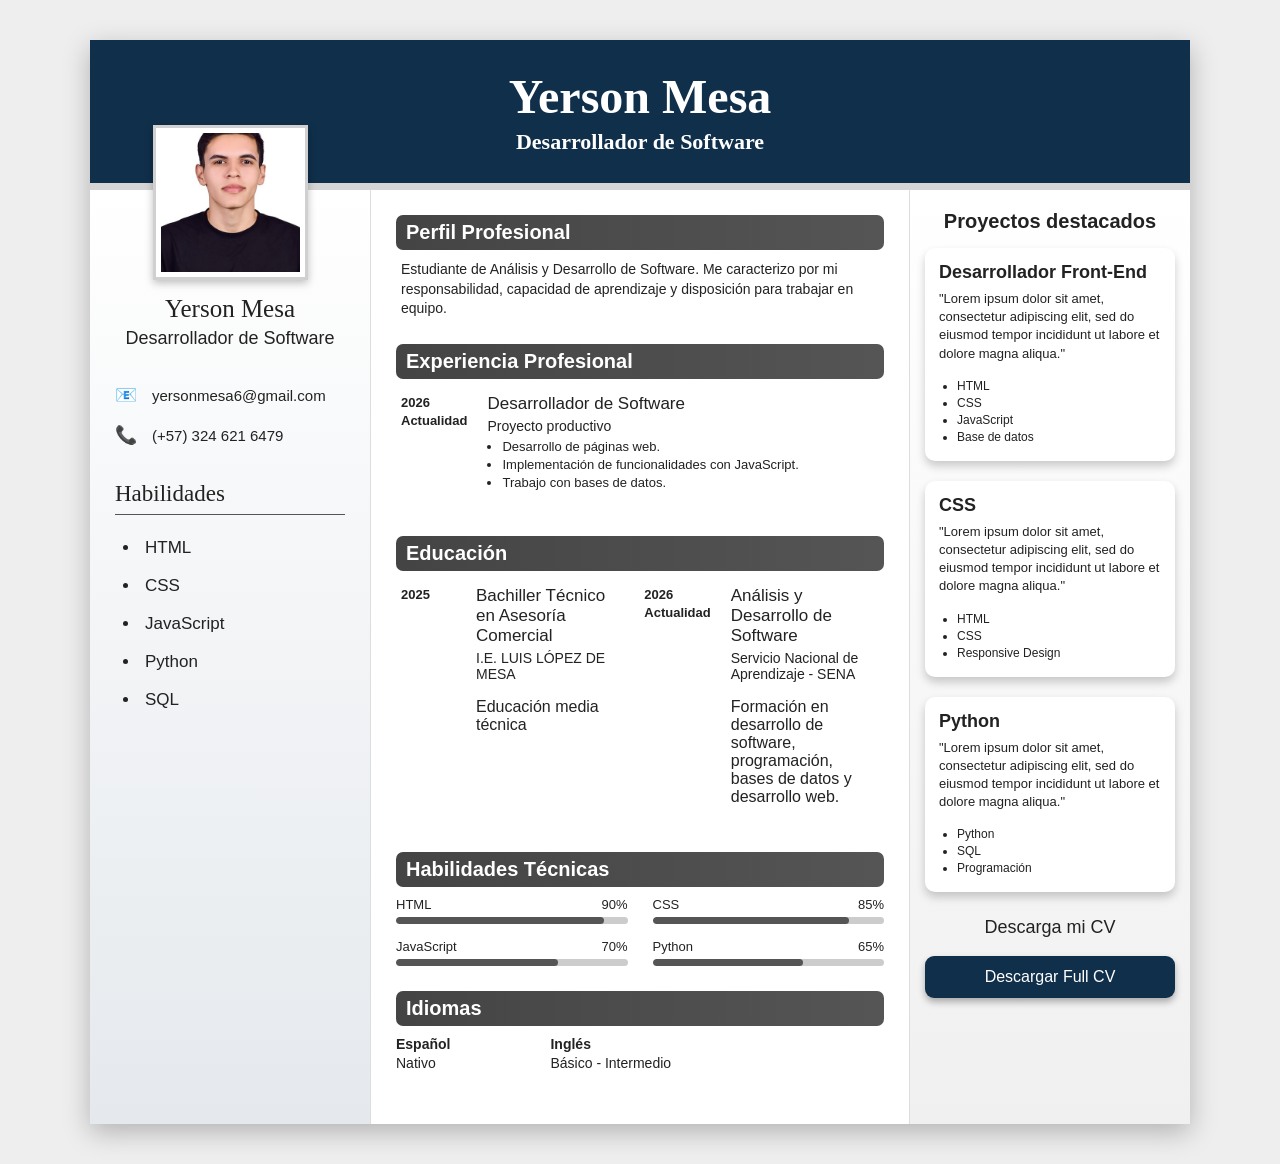
<file: p2/index.html>
<!DOCTYPE html>
<html lang="es">

<head>
    <meta charset="UTF-8">
    <meta name="viewport" content="width=device-width, initial-scale=1.0">

    <title>Hoja de Vida</title>

    <link rel="stylesheet" href="../p2/style.css">
</head>

<body>

    <div class="hoja-vida">

        <header class="encabezado">

            <div class="titulo">
                <h1>Yerson Mesa</h1>
                <p>Desarrollador de Software</p>
            </div>

        </header>

        <aside class="lateral">

            <div class="foto-contenedor">
                <img src="Imagen 1.jpeg" alt="Imagen">
            </div>

            <h2>Yerson Mesa</h2>

            <p class="profesion">Desarrollador de Software</p>

            <section class="informacion">

                <div class="dato">
                    <span class="icono">📧</span>
                    <span>yersonmesa6@gmail.com</span>
                </div>

                <div class="dato">
                    <span class="icono">📞</span>
                    <span>(+57) 324 621 6479</span>
                </div>

            </section>

            <section class="habilidades-lateral">

                <h3>Habilidades</h3>

                <ul>
                    <li>HTML</li>
                    <li>CSS</li>
                    <li>JavaScript</li>
                    <li>Python</li>
                    <li>SQL</li>
                </ul>

            </section>

        </aside>

        <main class="contenido">

            <section class="seccion">

                <h2>Perfil Profesional</h2>

                <p>
                    Estudiante de Análisis y Desarrollo de Software.
                    Me caracterizo por mi responsabilidad, capacidad
                    de aprendizaje y disposición para trabajar en equipo.
                </p>

            </section>

            <section class="seccion">

                <h2>Experiencia Profesional</h2>

                <div class="experiencia">

                    <div class="fecha">
                        2026<br>
                        Actualidad
                    </div>

                    <div class="descripcion">

                        <h3>Desarrollador de Software</h3>

                        <p class="empresa">
                            Proyecto productivo
                        </p>

                        <ul>
                            <li>Desarrollo de páginas web.</li>
                            <li>Implementación de funcionalidades con JavaScript.</li>
                            <li>Trabajo con bases de datos.</li>
                        </ul>

                    </div>

                </div>

            </section>

            <section class="seccion">

                <h2>Educación</h2>

                <div class="experiencia">

                    <div class="fecha">
                        2025
                    </div>

                    <div class="descripcion">

                        <h3>Bachiller Técnico en Asesoría Comercial</h3>

                        <p class="empresa">
                            I.E. LUIS LÓPEZ DE MESA
                        </p>

                        <p>
                            Educación media técnica 
                        </p>

                    </div>

                    <div class="fecha">
                        2026<br>
                        Actualidad
                    </div>

                    <div class="descripcion">

                        <h3>Análisis y Desarrollo de Software</h3>

                        <p class="empresa">
                            Servicio Nacional de Aprendizaje - SENA
                        </p>

                        <p>
                            Formación en desarrollo de software,
                            programación, bases de datos y desarrollo web.
                        </p>

                    </div>

                </div>

            </section>

            <section class="seccion">

                <h2>Habilidades Técnicas</h2>

                <div class="habilidades">

                    <div class="habilidad">
                        <div class="nombre-habilidad">
                            <span>HTML</span>
                            <span>90%</span>
                        </div>

                        <div class="barra">
                            <div class="progreso html"></div>
                        </div>
                    </div>


                    <div class="habilidad">
                        <div class="nombre-habilidad">
                            <span>CSS</span>
                            <span>85%</span>
                        </div>

                        <div class="barra">
                            <div class="progreso css"></div>
                        </div>
                    </div>


                    <div class="habilidad">
                        <div class="nombre-habilidad">
                            <span>JavaScript</span>
                            <span>70%</span>
                        </div>

                        <div class="barra">
                            <div class="progreso javascript"></div>
                        </div>
                    </div>


                    <div class="habilidad">
                        <div class="nombre-habilidad">
                            <span>Python</span>
                            <span>65%</span>
                        </div>

                        <div class="barra">
                            <div class="progreso python"></div>
                        </div>
                    </div>

                </div>

            </section>

            <section class="seccion">

                <h2>Idiomas</h2>

                <div class="idiomas">

                    <div>
                        <strong>Español</strong>
                        <p>Nativo</p>
                    </div>

                    <div>
                        <strong>Inglés</strong>
                        <p>Básico - Intermedio</p>
                    </div>

                </div>

            </section>

        </main>

        <aside class="derecha">

            <h2>Proyectos destacados</h2>


            <div class="proyecto">

                <h3>Desarrollador Front-End</h3>

                <p>
                    "Lorem ipsum dolor sit amet, consectetur adipiscing elit, sed do eiusmod tempor incididunt ut labore et dolore magna aliqua."
                </p>

                <ul>
                    <li>HTML</li>
                    <li>CSS</li>
                    <li>JavaScript</li>
                    <li>Base de datos</li>
                </ul>

            </div>


            <div class="proyecto">

                <h3>CSS</h3>

                <p>
                   "Lorem ipsum dolor sit amet, consectetur adipiscing elit, sed do eiusmod tempor incididunt ut labore et dolore magna aliqua."
                </p>

                <ul>
                    <li>HTML</li>
                    <li>CSS</li>
                    <li>Responsive Design</li>
                </ul>

            </div>

            <div class="proyecto">

                <h3>Python</h3>

                <p>
                    "Lorem ipsum dolor sit amet, consectetur adipiscing elit, sed do eiusmod tempor incididunt ut labore et dolore magna aliqua."
                </p>

                <ul>
                    <li>Python</li>
                    <li>SQL</li>
                    <li>Programación</li>
                </ul>

            </div>

            <div class="descarga">

                <h3>Descarga mi CV</h3>

                <a href="#" class="boton">
                    Descargar Full CV
                </a>

            </div>

        </aside>

    </div>

</body>

</html>
</file>
<file: p2/style.css>
* {
    box-sizing: border-box;
}

body {
    margin: 0;
    font-family: Arial, Helvetica, sans-serif;
    background-color: #eeeeee;
    color: #222;
}

.hoja-vida {
    width: 1100px;
    max-width: 95%;
    margin: 40px auto;
    display: grid;
    grid-template-columns: 280px 1fr 280px;
    grid-template-rows: 150px auto;
    grid-template-areas:
        "encabezado encabezado encabezado"
        "lateral contenido derecha";

    background-color: white;
    height: auto;
    min-height: 100vh;
    box-shadow: 0 8px 25px rgba(0, 0, 0, 0.25);
}


.encabezado {
    grid-area: encabezado;
    background-color: #102f4a;
    color: white;
    display: flex;
    justify-content: center;
    align-items: center;
    border-bottom: 7px solid #d5d5d5;
}

.titulo {
    text-align: center;
}

.titulo h1 {
    margin: 0;
    font-family: Georgia, serif;
    font-size: 48px;
    font-weight: bold;
}

.titulo p {
    margin: 5px 0 0;
    font-family: Georgia, serif;
    font-size: 22px;
    font-weight: bold;
}

.lateral {
    grid-area: lateral;
    background: linear-gradient(
        to bottom,
        #ffffff,
        #e5e9ed
    );
    padding: 25px;
}

.foto-contenedor {
    width: 155px;
    height: 155px;
    margin: -90px auto 15px;
    padding: 5px;
    background-color: white;
    border: 3px solid #d0d0d0;
    box-shadow: 0 3px 8px rgba(0, 0, 0, 0.25);
}

.foto-contenedor img {
    width: 100%;
    height: 100%;
    object-fit: cover;
    display: block;
}

.lateral h2 {
    text-align: center;
    margin: 10px 0 3px;
    font-family: Georgia, serif;
    font-size: 25px;
    font-weight: normal;
}

.profesion {
    text-align: center;
    font-size: 18px;
    margin-top: 5px;
}

.informacion {
    margin-top: 35px;
    display: flex;
    flex-direction: column;
    gap: 18px;
}

.dato {
    display: flex;
    align-items: center;
    gap: 12px;
    font-size: 15px;
}

.icono {
    width: 25px;
    font-weight: bold;
    font-size: 18px;
}

.habilidades-lateral {
    margin-top: 35px;
}

.habilidades-lateral h3 {
    font-family: Georgia, serif;
    font-size: 23px;
    font-weight: normal;
    border-bottom: 1px solid #555;
    padding-bottom: 7px;
}

.habilidades-lateral ul {
    padding-left: 25px;
}

.habilidades-lateral li {
    margin: 18px 0;
    font-size: 17px;
    padding-left: 5px;
}

.contenido {
    grid-area: contenido;
    padding: 25px;
    border-left: 1px solid #ddd;
    border-right: 1px solid #ddd;
}

.seccion {
    margin-bottom: 25px;
}

.seccion > h2 {
    margin: 0 0 10px;
    padding: 6px 10px;
    background: linear-gradient(
        to right,
        #444,
        #555
    );
    color: white;
    font-size: 20px;
    border-radius: 7px;
}

.seccion > p {
    font-size: 14px;
    line-height: 1.4;
    margin: 8px 5px;
}

.experiencia {
    display: flex;
    gap: 20px;
    padding: 5px;
}

.fecha {
    flex: 0 0 55px;
    font-size: 13px;
    font-weight: bold;
    line-height: 1.4;
}

.descripcion {
    flex: 1;
}

.descripcion h3 {
    margin: 0;
    font-size: 17px;
    font-weight: normal;
}

.empresa {
    margin: 4px 0;
    font-size: 14px;
}

.descripcion ul {
    margin-top: 5px;
    padding-left: 15px;
}

.descripcion li {
    font-size: 13px;
    margin-bottom: 3px;
}

.habilidades {
    display: grid;
    grid-template-columns: 1fr 1fr;
    gap: 15px 25px;
}

.nombre-habilidad {
    display: flex;
    justify-content: space-between;
    font-size: 13px;
    margin-bottom: 5px;
}

.barra {
    width: 100%;
    height: 7px;
    background-color: #cccccc;
    border-radius: 5px;
    overflow: hidden;
}

.progreso {
    height: 100%;
    background-color: #555;
    border-radius: 5px;
}

.html {
    width: 90%;
}

.css {
    width: 85%;
}

.javascript {
    width: 70%;
}

.python {
    width: 65%;
}

.idiomas {
    display: flex;
    gap: 100px;
    font-size: 14px;
}

.idiomas p {
    margin: 3px 0;
}

.derecha {
    grid-area: derecha;
    padding: 20px 15px;
    background: linear-gradient(
        to bottom,
        #ffffff,
        #f0f0f0
    );
}

.derecha > h2 {
    text-align: center;
    font-size: 20px;
    font-weight: normal;
    font-weight: bold;
    margin: 0 0 15px;
}

.proyecto {
    background-color: white;
    padding: 14px;
    margin-bottom: 20px;
    border-radius: 10px;
    box-shadow: 0 5px 10px rgba(0, 0, 0, 0.20);
}

.proyecto h3 {
    margin: 0 0 7px;
    font-size: 18px;
}

.proyecto p {
    margin: 5px 0;
    font-size: 13px;
    line-height: 1.4;
}

.proyecto ul {
    padding-left: 18px;
    margin-bottom: 0;
}

.proyecto li {
    font-size: 12px;
    margin: 3px 0;
}

.descarga {
    text-align: center;
    margin-top: 25px;
}

.descarga h3 {
    font-size: 18px;
    font-weight: normal;
}

.boton {
    display: block;
    padding: 12px;
    background-color: #102f4a;
    color: white;
    text-decoration: none;
    border-radius: 9px;
    box-shadow: 0 4px 7px rgba(0, 0, 0, 0.3);
    transition: 0.3s;
}

.boton:hover {
    background-color: #1d4c70;
    transform: translateY(-2px);
}

@media (max-width: 900px) {

    .hoja-vida {
        width: 95%;
        grid-template-columns: 220px 1fr;
        grid-template-areas:
            "encabezado encabezado"
            "lateral contenido"
            "derecha derecha";
    }

    .derecha {
        display: grid;
        grid-template-columns: repeat(3, 1fr);
        gap: 15px;
    }

    .derecha > h2 {
        grid-column: 1 / -1;
    }

    .descarga {
        grid-column: 1 / -1;
    }
}

@media (max-width: 650px) {

    .hoja-vida {
        display: grid;
        grid-template-columns: 1fr;
        grid-template-areas:
            "encabezado"
            "lateral"
            "contenido"
            "derecha";
    }

    .titulo h1 {
        font-size: 35px;
    }

    .titulo p {
        font-size: 18px;
    }

    .lateral {
        padding-top: 70px;
    }

    .habilidades {
        grid-template-columns: 1fr;
    }

    .derecha {
        display: block;
    }

    .experiencia {
        flex-direction: column;

        gap: 5px;
    }
}
</file>
